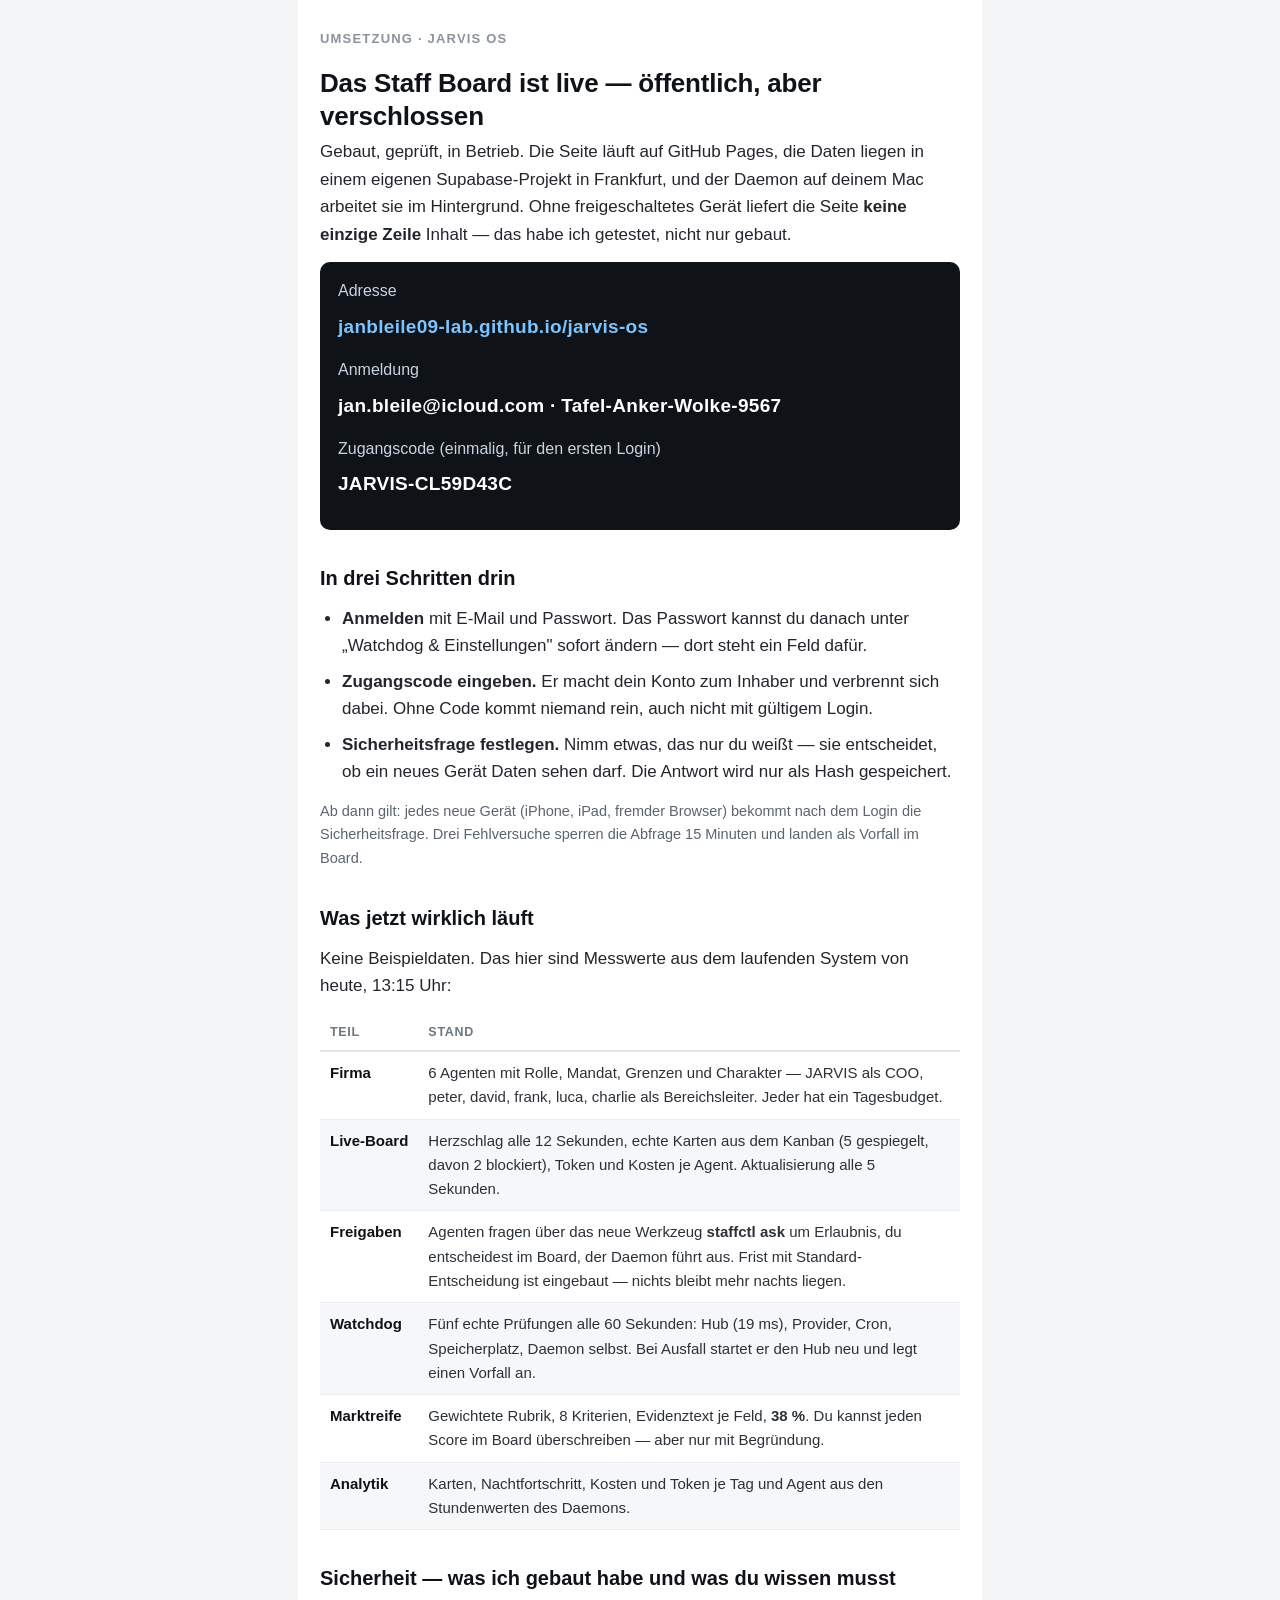
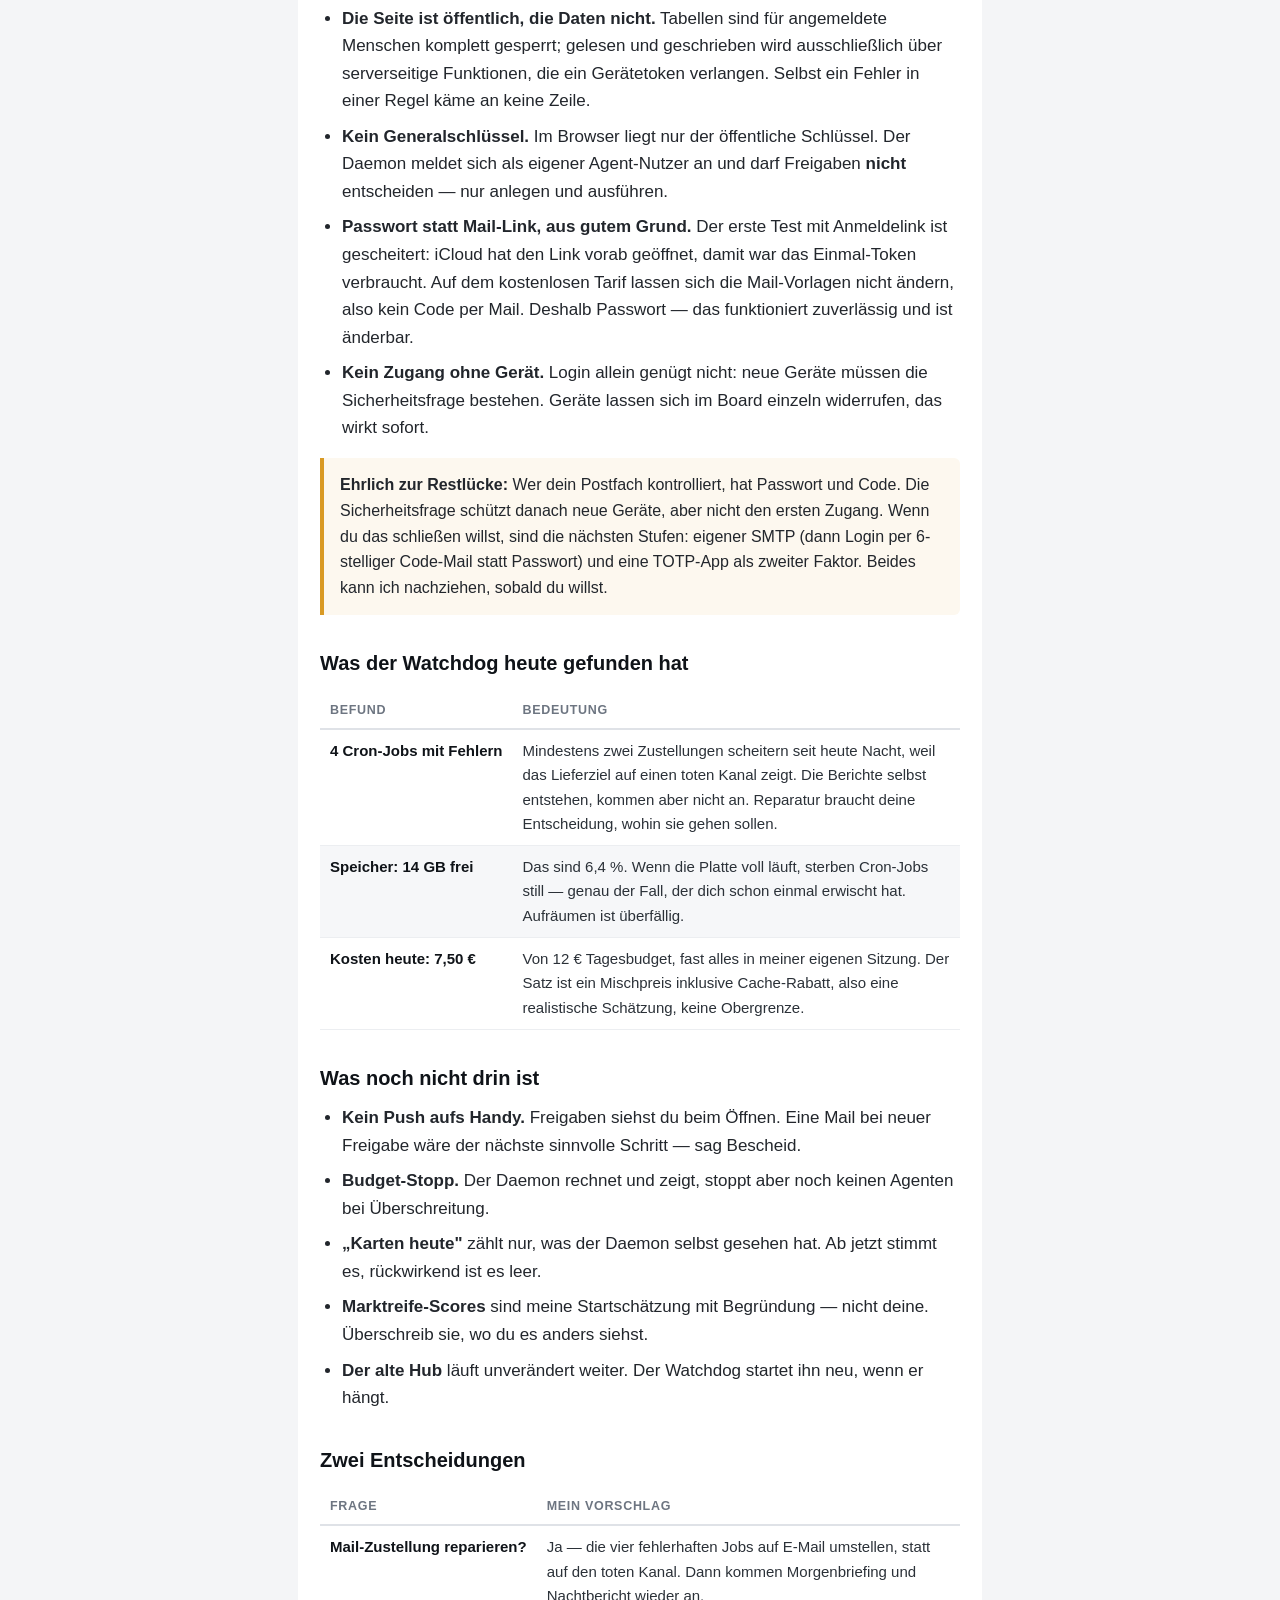
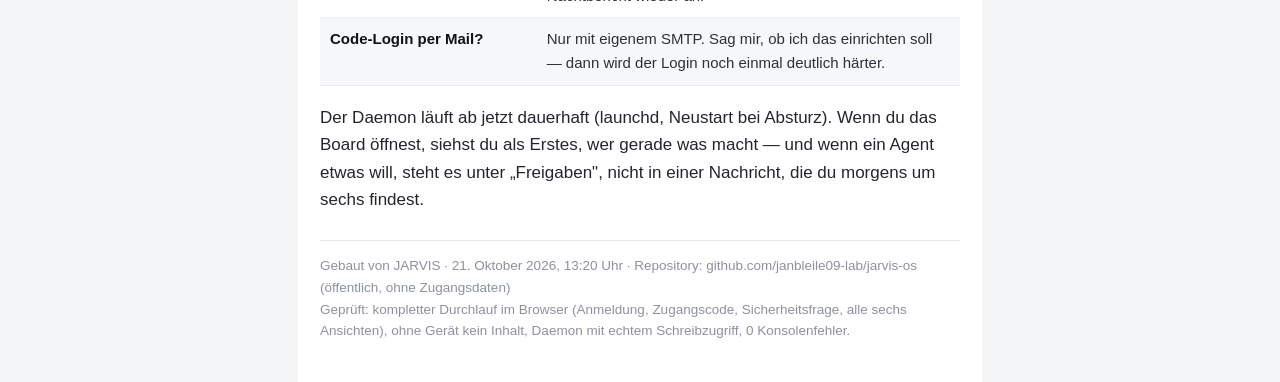
<file: docs/fertig_mail.html>
<!DOCTYPE html>
<html lang="de">
<head>
<meta charset="utf-8">
<title>Staff Board v2 ist live</title>
<style>
  body{margin:0;padding:0;background:#f4f5f7}
  .wrap{max-width:640px;margin:0 auto;padding:28px 22px 40px;background:#ffffff;
        font-family:-apple-system,BlinkMacSystemFont,"Helvetica Neue",Helvetica,Arial,sans-serif;
        font-size:17px;line-height:1.62;color:#22262c}
  h1{font-size:26px;line-height:1.25;margin:0 0 6px;color:#0f1318;font-weight:700;letter-spacing:-.2px}
  .kicker{font-size:13px;letter-spacing:1.2px;text-transform:uppercase;color:#8a929e;margin:0 0 18px;font-weight:600}
  h2{font-size:20px;margin:32px 0 10px;color:#0f1318;font-weight:700}
  h3{font-size:17px;margin:20px 0 6px;color:#0f1318;font-weight:650}
  p{margin:0 0 14px}
  ul{margin:0 0 14px;padding-left:22px}
  li{margin:0 0 8px}
  table{width:100%;border-collapse:collapse;font-size:15px;margin:12px 0 18px}
  th{text-align:left;font-size:12.5px;letter-spacing:.7px;text-transform:uppercase;color:#6d7581;
     font-weight:650;padding:8px 10px;border-bottom:2px solid #dfe2e7}
  td{padding:9px 10px;border-bottom:1px solid #eceef1;vertical-align:top;color:#2b3138}
  tr.alt td{background:#f6f7f9}
  td.k{font-weight:650;color:#0f1318;white-space:nowrap}
  .box{background:#f6f8fb;border-left:4px solid #3f7fd4;padding:14px 16px;margin:16px 0;border-radius:0 6px 6px 0;font-size:16px}
  .box.warn{background:#fdf8ef;border-left-color:#d99a24}
  .box.ok{background:#f2f9f4;border-left-color:#2f9e5f}
  .cred{background:#0f1318;color:#ffffff;border-radius:10px;padding:16px 18px;margin:14px 0 18px}
  .cred .row{font-size:16px;margin:0 0 8px;color:#c9d3e0}
  .cred .val{font-size:19px;font-weight:700;color:#ffffff;letter-spacing:.3px}
  .cred a{color:#7cc4ff;text-decoration:none;font-weight:650}
  .small{font-size:14.5px;color:#5c646e}
  .foot{font-size:13.5px;color:#8a929e;margin-top:26px;border-top:1px solid #e6e8ec;padding-top:14px}
  a{color:#2b6cb0}
</style>
</head>
<body>
<div class="wrap">

  <p class="kicker">Umsetzung · JARVIS OS</p>
  <h1>Das Staff Board ist live — öffentlich, aber verschlossen</h1>
  <p>Gebaut, geprüft, in Betrieb. Die Seite läuft auf GitHub Pages, die Daten liegen in einem eigenen Supabase-Projekt in Frankfurt, und der Daemon auf deinem Mac arbeitet sie im Hintergrund. Ohne freigeschaltetes Gerät liefert die Seite <b>keine einzige Zeile</b> Inhalt — das habe ich getestet, nicht nur gebaut.</p>

  <div class="cred">
    <p class="row">Adresse</p>
    <p class="val"><a href="https://janbleile09-lab.github.io/jarvis-os/">janbleile09-lab.github.io/jarvis-os</a></p>
    <p class="row" style="margin-top:14px">Anmeldung</p>
    <p class="val">jan.bleile@icloud.com · Tafel-Anker-Wolke-9567</p>
    <p class="row" style="margin-top:14px">Zugangscode (einmalig, für den ersten Login)</p>
    <p class="val">JARVIS-CL59D43C</p>
  </div>

  <h2>In drei Schritten drin</h2>
  <ul>
    <li><b>Anmelden</b> mit E-Mail und Passwort. Das Passwort kannst du danach unter „Watchdog &amp; Einstellungen" sofort ändern — dort steht ein Feld dafür.</li>
    <li><b>Zugangscode eingeben.</b> Er macht dein Konto zum Inhaber und verbrennt sich dabei. Ohne Code kommt niemand rein, auch nicht mit gültigem Login.</li>
    <li><b>Sicherheitsfrage festlegen.</b> Nimm etwas, das nur du weißt — sie entscheidet, ob ein neues Gerät Daten sehen darf. Die Antwort wird nur als Hash gespeichert.</li>
  </ul>
  <p class="small">Ab dann gilt: jedes neue Gerät (iPhone, iPad, fremder Browser) bekommt nach dem Login die Sicherheitsfrage. Drei Fehlversuche sperren die Abfrage 15 Minuten und landen als Vorfall im Board.</p>

  <h2>Was jetzt wirklich läuft</h2>
  <p>Keine Beispieldaten. Das hier sind Messwerte aus dem laufenden System von heute, 13:15 Uhr:</p>

  <table>
    <tr><th>Teil</th><th>Stand</th></tr>
    <tr>
      <td class="k">Firma</td>
      <td>6 Agenten mit Rolle, Mandat, Grenzen und Charakter — JARVIS als COO, peter, david, frank, luca, charlie als Bereichsleiter. Jeder hat ein Tagesbudget.</td>
    </tr>
    <tr class="alt">
      <td class="k">Live-Board</td>
      <td>Herzschlag alle 12 Sekunden, echte Karten aus dem Kanban (5 gespiegelt, davon 2 blockiert), Token und Kosten je Agent. Aktualisierung alle 5 Sekunden.</td>
    </tr>
    <tr>
      <td class="k">Freigaben</td>
      <td>Agenten fragen über das neue Werkzeug <b>staffctl ask</b> um Erlaubnis, du entscheidest im Board, der Daemon führt aus. Frist mit Standard-Entscheidung ist eingebaut — nichts bleibt mehr nachts liegen.</td>
    </tr>
    <tr class="alt">
      <td class="k">Watchdog</td>
      <td>Fünf echte Prüfungen alle 60 Sekunden: Hub (19 ms), Provider, Cron, Speicherplatz, Daemon selbst. Bei Ausfall startet er den Hub neu und legt einen Vorfall an.</td>
    </tr>
    <tr>
      <td class="k">Marktreife</td>
      <td>Gewichtete Rubrik, 8 Kriterien, Evidenztext je Feld, <b>38 %</b>. Du kannst jeden Score im Board überschreiben — aber nur mit Begründung.</td>
    </tr>
    <tr class="alt">
      <td class="k">Analytik</td>
      <td>Karten, Nachtfortschritt, Kosten und Token je Tag und Agent aus den Stundenwerten des Daemons.</td>
    </tr>
  </table>

  <h2>Sicherheit — was ich gebaut habe und was du wissen musst</h2>
  <ul>
    <li><b>Die Seite ist öffentlich, die Daten nicht.</b> Tabellen sind für angemeldete Menschen komplett gesperrt; gelesen und geschrieben wird ausschließlich über serverseitige Funktionen, die ein Gerätetoken verlangen. Selbst ein Fehler in einer Regel käme an keine Zeile.</li>
    <li><b>Kein Generalschlüssel.</b> Im Browser liegt nur der öffentliche Schlüssel. Der Daemon meldet sich als eigener Agent-Nutzer an und darf Freigaben <b>nicht</b> entscheiden — nur anlegen und ausführen.</li>
    <li><b>Passwort statt Mail-Link, aus gutem Grund.</b> Der erste Test mit Anmeldelink ist gescheitert: iCloud hat den Link vorab geöffnet, damit war das Einmal-Token verbraucht. Auf dem kostenlosen Tarif lassen sich die Mail-Vorlagen nicht ändern, also kein Code per Mail. Deshalb Passwort — das funktioniert zuverlässig und ist änderbar.</li>
    <li><b>Kein Zugang ohne Gerät.</b> Login allein genügt nicht: neue Geräte müssen die Sicherheitsfrage bestehen. Geräte lassen sich im Board einzeln widerrufen, das wirkt sofort.</li>
  </ul>

  <div class="box warn">
    <b>Ehrlich zur Restlücke:</b> Wer dein Postfach kontrolliert, hat Passwort und Code. Die Sicherheitsfrage schützt danach neue Geräte, aber nicht den ersten Zugang. Wenn du das schließen willst, sind die nächsten Stufen: eigener SMTP (dann Login per 6-stelliger Code-Mail statt Passwort) und eine TOTP-App als zweiter Faktor. Beides kann ich nachziehen, sobald du willst.
  </div>

  <h2>Was der Watchdog heute gefunden hat</h2>
  <table>
    <tr><th>Befund</th><th>Bedeutung</th></tr>
    <tr>
      <td class="k">4 Cron-Jobs mit Fehlern</td>
      <td>Mindestens zwei Zustellungen scheitern seit heute Nacht, weil das Lieferziel auf einen toten Kanal zeigt. Die Berichte selbst entstehen, kommen aber nicht an. Reparatur braucht deine Entscheidung, wohin sie gehen sollen.</td>
    </tr>
    <tr class="alt">
      <td class="k">Speicher: 14 GB frei</td>
      <td>Das sind 6,4 %. Wenn die Platte voll läuft, sterben Cron-Jobs still — genau der Fall, der dich schon einmal erwischt hat. Aufräumen ist überfällig.</td>
    </tr>
    <tr>
      <td class="k">Kosten heute: 7,50 €</td>
      <td>Von 12 € Tagesbudget, fast alles in meiner eigenen Sitzung. Der Satz ist ein Mischpreis inklusive Cache-Rabatt, also eine realistische Schätzung, keine Obergrenze.</td>
    </tr>
  </table>

  <h2>Was noch nicht drin ist</h2>
  <ul>
    <li><b>Kein Push aufs Handy.</b> Freigaben siehst du beim Öffnen. Eine Mail bei neuer Freigabe wäre der nächste sinnvolle Schritt — sag Bescheid.</li>
    <li><b>Budget-Stopp.</b> Der Daemon rechnet und zeigt, stoppt aber noch keinen Agenten bei Überschreitung.</li>
    <li><b>„Karten heute"</b> zählt nur, was der Daemon selbst gesehen hat. Ab jetzt stimmt es, rückwirkend ist es leer.</li>
    <li><b>Marktreife-Scores</b> sind meine Startschätzung mit Begründung — nicht deine. Überschreib sie, wo du es anders siehst.</li>
    <li><b>Der alte Hub</b> läuft unverändert weiter. Der Watchdog startet ihn neu, wenn er hängt.</li>
  </ul>

  <h2>Zwei Entscheidungen</h2>
  <table>
    <tr><th>Frage</th><th>Mein Vorschlag</th></tr>
    <tr>
      <td class="k">Mail-Zustellung reparieren?</td>
      <td>Ja — die vier fehlerhaften Jobs auf E-Mail umstellen, statt auf den toten Kanal. Dann kommen Morgenbriefing und Nachtbericht wieder an.</td>
    </tr>
    <tr class="alt">
      <td class="k">Code-Login per Mail?</td>
      <td>Nur mit eigenem SMTP. Sag mir, ob ich das einrichten soll — dann wird der Login noch einmal deutlich härter.</td>
    </tr>
  </table>

  <p>Der Daemon läuft ab jetzt dauerhaft (launchd, Neustart bei Absturz). Wenn du das Board öffnest, siehst du als Erstes, wer gerade was macht — und wenn ein Agent etwas will, steht es unter „Freigaben", nicht in einer Nachricht, die du morgens um sechs findest.</p>

  <div class="foot">
    Gebaut von JARVIS · 21. Oktober 2026, 13:20 Uhr · Repository: github.com/janbleile09-lab/jarvis-os (öffentlich, ohne Zugangsdaten)<br>
    Geprüft: kompletter Durchlauf im Browser (Anmeldung, Zugangscode, Sicherheitsfrage, alle sechs Ansichten), ohne Gerät kein Inhalt, Daemon mit echtem Schreibzugriff, 0 Konsolenfehler.
  </div>

</div>
</body>
</html>
</file>
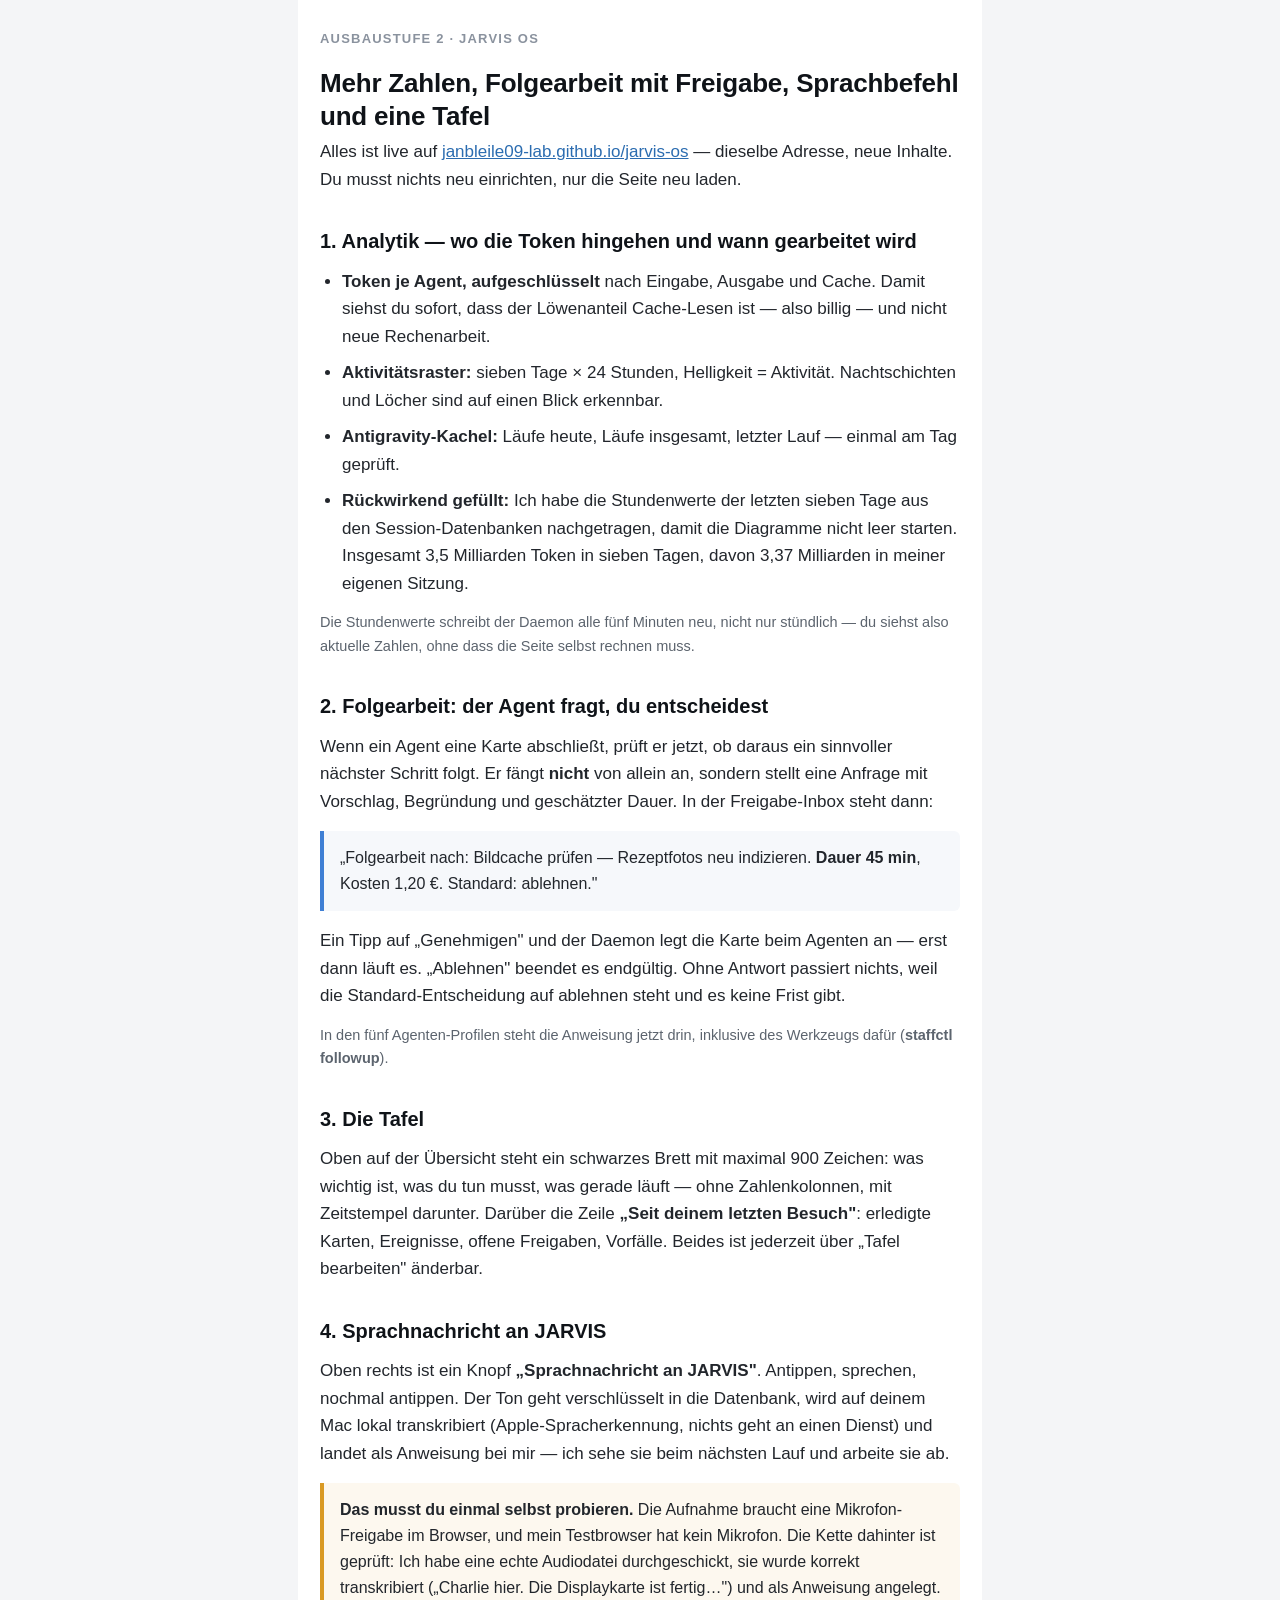
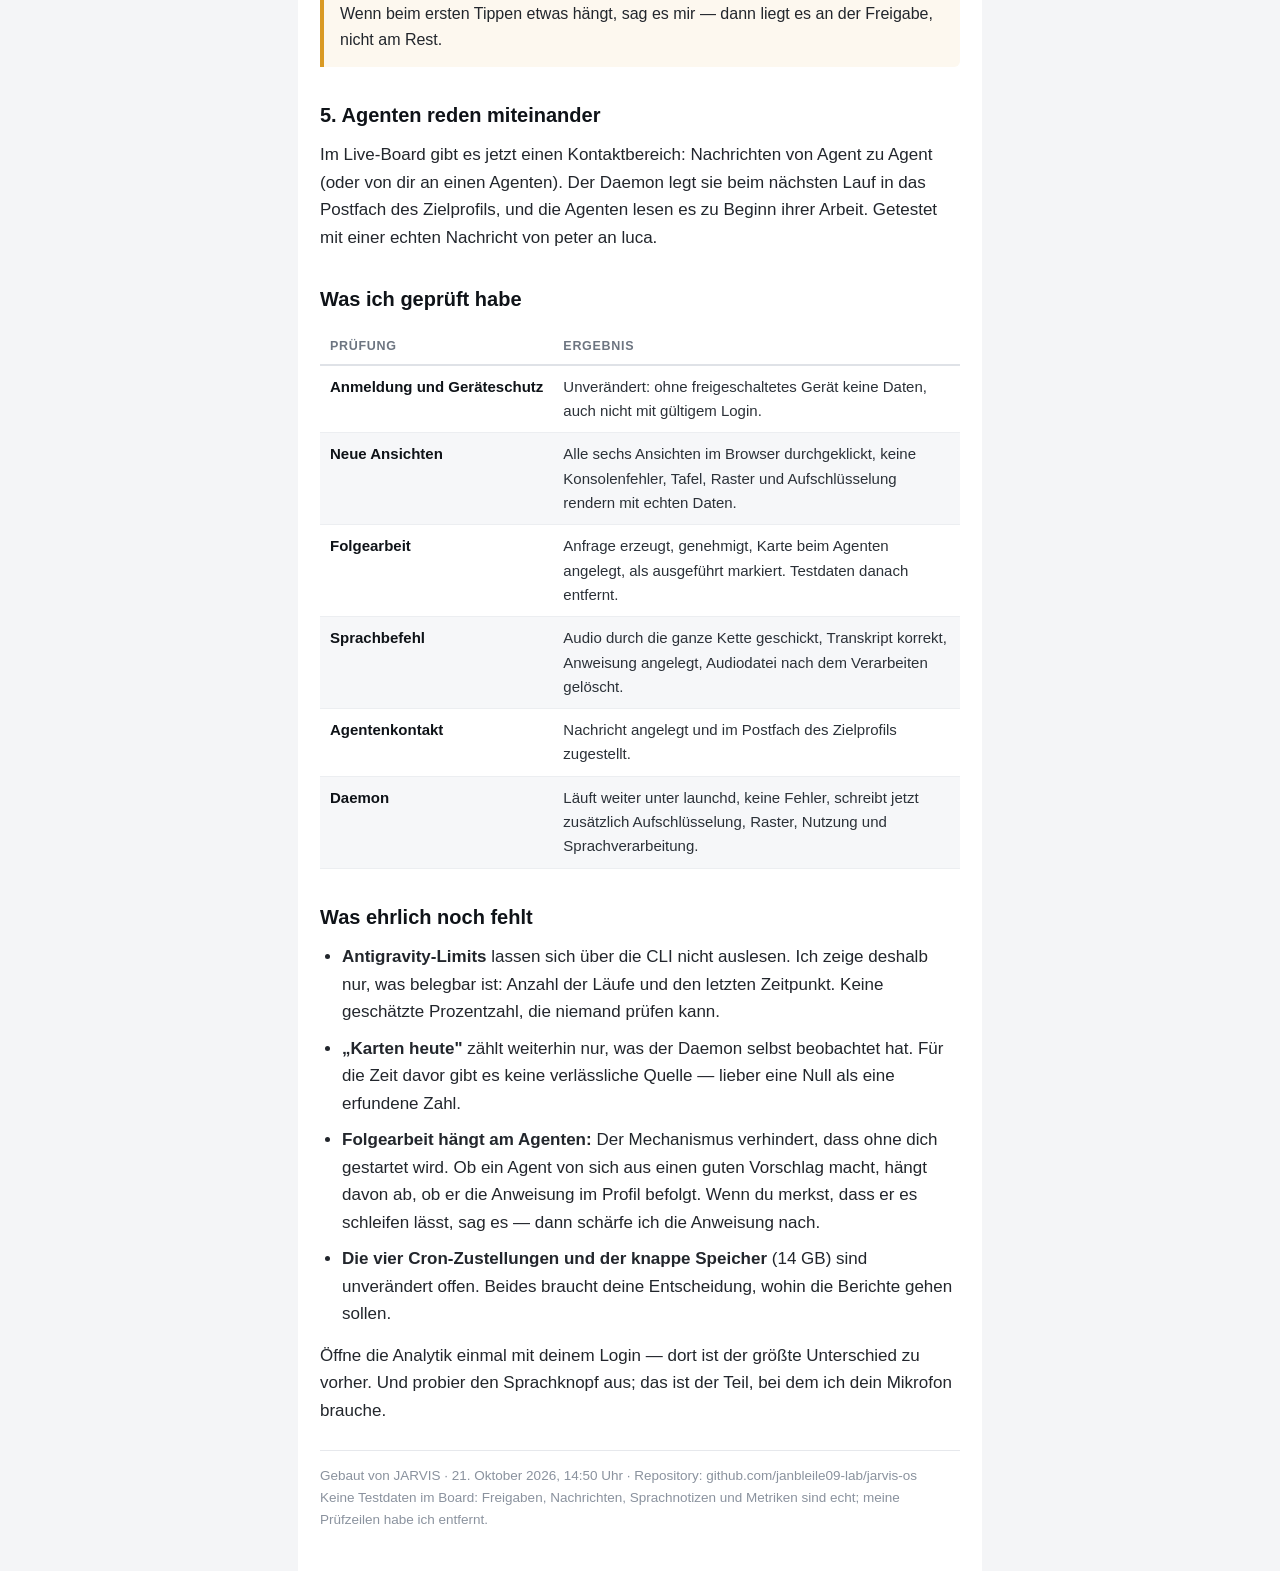
<file: docs/stufe2_mail.html>
<!DOCTYPE html>
<html lang="de">
<head>
<meta charset="utf-8">
<title>Staff Board — Ausbaustufe 2</title>
<style>
  body{margin:0;padding:0;background:#f4f5f7}
  .wrap{max-width:640px;margin:0 auto;padding:28px 22px 40px;background:#ffffff;
        font-family:-apple-system,BlinkMacSystemFont,"Helvetica Neue",Helvetica,Arial,sans-serif;
        font-size:17px;line-height:1.62;color:#22262c}
  h1{font-size:26px;line-height:1.25;margin:0 0 6px;color:#0f1318;font-weight:700;letter-spacing:-.2px}
  .kicker{font-size:13px;letter-spacing:1.2px;text-transform:uppercase;color:#8a929e;margin:0 0 18px;font-weight:600}
  h2{font-size:20px;margin:32px 0 10px;color:#0f1318;font-weight:700}
  h3{font-size:17px;margin:20px 0 6px;color:#0f1318;font-weight:650}
  p{margin:0 0 14px}
  ul{margin:0 0 14px;padding-left:22px}
  li{margin:0 0 9px}
  table{width:100%;border-collapse:collapse;font-size:15px;margin:12px 0 18px}
  th{text-align:left;font-size:12.5px;letter-spacing:.7px;text-transform:uppercase;color:#6d7581;
     font-weight:650;padding:8px 10px;border-bottom:2px solid #dfe2e7}
  td{padding:9px 10px;border-bottom:1px solid #eceef1;vertical-align:top;color:#2b3138}
  tr.alt td{background:#f6f7f9}
  td.k{font-weight:650;color:#0f1318;white-space:nowrap}
  .box{background:#f6f8fb;border-left:4px solid #3f7fd4;padding:14px 16px;margin:16px 0;border-radius:0 6px 6px 0;font-size:16px}
  .box.warn{background:#fdf8ef;border-left-color:#d99a24}
  .box.ok{background:#f2f9f4;border-left-color:#2f9e5f}
  .small{font-size:14.5px;color:#5c646e}
  .foot{font-size:13.5px;color:#8a929e;margin-top:26px;border-top:1px solid #e6e8ec;padding-top:14px}
  a{color:#2b6cb0}
</style>
</head>
<body>
<div class="wrap">

  <p class="kicker">Ausbaustufe 2 · JARVIS OS</p>
  <h1>Mehr Zahlen, Folgearbeit mit Freigabe, Sprachbefehl und eine Tafel</h1>
  <p>Alles ist live auf <a href="https://janbleile09-lab.github.io/jarvis-os/">janbleile09-lab.github.io/jarvis-os</a> — dieselbe Adresse, neue Inhalte. Du musst nichts neu einrichten, nur die Seite neu laden.</p>

  <h2>1. Analytik — wo die Token hingehen und wann gearbeitet wird</h2>
  <ul>
    <li><b>Token je Agent, aufgeschlüsselt</b> nach Eingabe, Ausgabe und Cache. Damit siehst du sofort, dass der Löwenanteil Cache-Lesen ist — also billig — und nicht neue Rechenarbeit.</li>
    <li><b>Aktivitätsraster:</b> sieben Tage × 24 Stunden, Helligkeit = Aktivität. Nachtschichten und Löcher sind auf einen Blick erkennbar.</li>
    <li><b>Antigravity-Kachel:</b> Läufe heute, Läufe insgesamt, letzter Lauf — einmal am Tag geprüft.</li>
    <li><b>Rückwirkend gefüllt:</b> Ich habe die Stundenwerte der letzten sieben Tage aus den Session-Datenbanken nachgetragen, damit die Diagramme nicht leer starten. Insgesamt 3,5 Milliarden Token in sieben Tagen, davon 3,37 Milliarden in meiner eigenen Sitzung.</li>
  </ul>
  <p class="small">Die Stundenwerte schreibt der Daemon alle fünf Minuten neu, nicht nur stündlich — du siehst also aktuelle Zahlen, ohne dass die Seite selbst rechnen muss.</p>

  <h2>2. Folgearbeit: der Agent fragt, du entscheidest</h2>
  <p>Wenn ein Agent eine Karte abschließt, prüft er jetzt, ob daraus ein sinnvoller nächster Schritt folgt. Er fängt <b>nicht</b> von allein an, sondern stellt eine Anfrage mit Vorschlag, Begründung und geschätzter Dauer. In der Freigabe-Inbox steht dann:</p>
  <div class="box">
    „Folgearbeit nach: Bildcache prüfen — Rezeptfotos neu indizieren. <b>Dauer 45 min</b>, Kosten 1,20 €.
    Standard: ablehnen."
  </div>
  <p>Ein Tipp auf „Genehmigen" und der Daemon legt die Karte beim Agenten an — erst dann läuft es. „Ablehnen" beendet es endgültig. Ohne Antwort passiert nichts, weil die Standard-Entscheidung auf ablehnen steht und es keine Frist gibt.</p>
  <p class="small">In den fünf Agenten-Profilen steht die Anweisung jetzt drin, inklusive des Werkzeugs dafür (<b>staffctl followup</b>).</p>

  <h2>3. Die Tafel</h2>
  <p>Oben auf der Übersicht steht ein schwarzes Brett mit maximal 900 Zeichen: was wichtig ist, was du tun musst, was gerade läuft — ohne Zahlenkolonnen, mit Zeitstempel darunter. Darüber die Zeile <b>„Seit deinem letzten Besuch"</b>: erledigte Karten, Ereignisse, offene Freigaben, Vorfälle. Beides ist jederzeit über „Tafel bearbeiten" änderbar.</p>

  <h2>4. Sprachnachricht an JARVIS</h2>
  <p>Oben rechts ist ein Knopf <b>„Sprachnachricht an JARVIS"</b>. Antippen, sprechen, nochmal antippen. Der Ton geht verschlüsselt in die Datenbank, wird auf deinem Mac lokal transkribiert (Apple-Spracherkennung, nichts geht an einen Dienst) und landet als Anweisung bei mir — ich sehe sie beim nächsten Lauf und arbeite sie ab.</p>
  <div class="box warn">
    <b>Das musst du einmal selbst probieren.</b> Die Aufnahme braucht eine Mikrofon-Freigabe im Browser, und mein Testbrowser hat kein Mikrofon. Die Kette dahinter ist geprüft: Ich habe eine echte Audiodatei durchgeschickt, sie wurde korrekt transkribiert („Charlie hier. Die Displaykarte ist fertig…") und als Anweisung angelegt. Wenn beim ersten Tippen etwas hängt, sag es mir — dann liegt es an der Freigabe, nicht am Rest.
  </div>

  <h2>5. Agenten reden miteinander</h2>
  <p>Im Live-Board gibt es jetzt einen Kontaktbereich: Nachrichten von Agent zu Agent (oder von dir an einen Agenten). Der Daemon legt sie beim nächsten Lauf in das Postfach des Zielprofils, und die Agenten lesen es zu Beginn ihrer Arbeit. Getestet mit einer echten Nachricht von peter an luca.</p>

  <h2>Was ich geprüft habe</h2>
  <table>
    <tr><th>Prüfung</th><th>Ergebnis</th></tr>
    <tr><td class="k">Anmeldung und Geräteschutz</td><td>Unverändert: ohne freigeschaltetes Gerät keine Daten, auch nicht mit gültigem Login.</td></tr>
    <tr class="alt"><td class="k">Neue Ansichten</td><td>Alle sechs Ansichten im Browser durchgeklickt, keine Konsolenfehler, Tafel, Raster und Aufschlüsselung rendern mit echten Daten.</td></tr>
    <tr><td class="k">Folgearbeit</td><td>Anfrage erzeugt, genehmigt, Karte beim Agenten angelegt, als ausgeführt markiert. Testdaten danach entfernt.</td></tr>
    <tr class="alt"><td class="k">Sprachbefehl</td><td>Audio durch die ganze Kette geschickt, Transkript korrekt, Anweisung angelegt, Audiodatei nach dem Verarbeiten gelöscht.</td></tr>
    <tr><td class="k">Agentenkontakt</td><td>Nachricht angelegt und im Postfach des Zielprofils zugestellt.</td></tr>
    <tr class="alt"><td class="k">Daemon</td><td>Läuft weiter unter launchd, keine Fehler, schreibt jetzt zusätzlich Aufschlüsselung, Raster, Nutzung und Sprachverarbeitung.</td></tr>
  </table>

  <h2>Was ehrlich noch fehlt</h2>
  <ul>
    <li><b>Antigravity-Limits</b> lassen sich über die CLI nicht auslesen. Ich zeige deshalb nur, was belegbar ist: Anzahl der Läufe und den letzten Zeitpunkt. Keine geschätzte Prozentzahl, die niemand prüfen kann.</li>
    <li><b>„Karten heute"</b> zählt weiterhin nur, was der Daemon selbst beobachtet hat. Für die Zeit davor gibt es keine verlässliche Quelle — lieber eine Null als eine erfundene Zahl.</li>
    <li><b>Folgearbeit hängt am Agenten:</b> Der Mechanismus verhindert, dass ohne dich gestartet wird. Ob ein Agent von sich aus einen guten Vorschlag macht, hängt davon ab, ob er die Anweisung im Profil befolgt. Wenn du merkst, dass er es schleifen lässt, sag es — dann schärfe ich die Anweisung nach.</li>
    <li><b>Die vier Cron-Zustellungen und der knappe Speicher</b> (14 GB) sind unverändert offen. Beides braucht deine Entscheidung, wohin die Berichte gehen sollen.</li>
  </ul>

  <p>Öffne die Analytik einmal mit deinem Login — dort ist der größte Unterschied zu vorher. Und probier den Sprachknopf aus; das ist der Teil, bei dem ich dein Mikrofon brauche.</p>

  <div class="foot">
    Gebaut von JARVIS · 21. Oktober 2026, 14:50 Uhr · Repository: github.com/janbleile09-lab/jarvis-os<br>
    Keine Testdaten im Board: Freigaben, Nachrichten, Sprachnotizen und Metriken sind echt; meine Prüfzeilen habe ich entfernt.
  </div>

</div>
</body>
</html>
</file>
